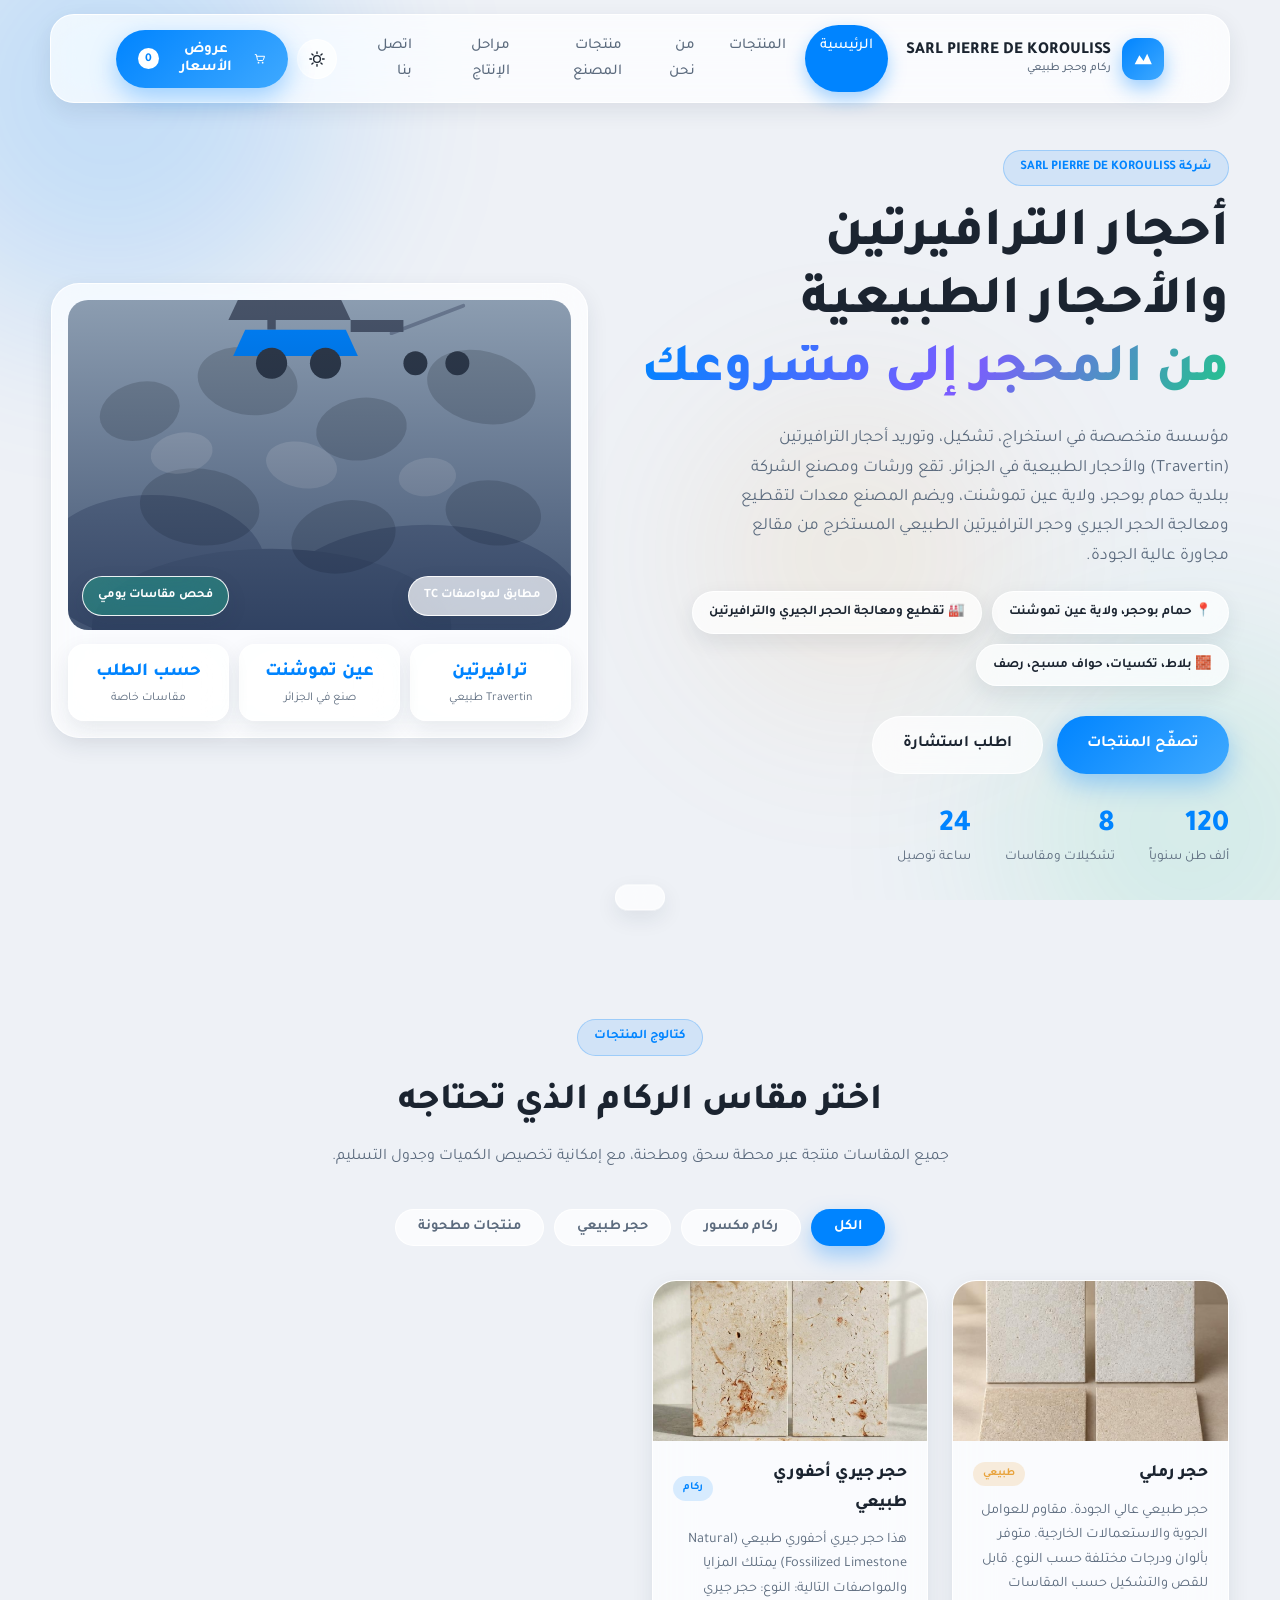
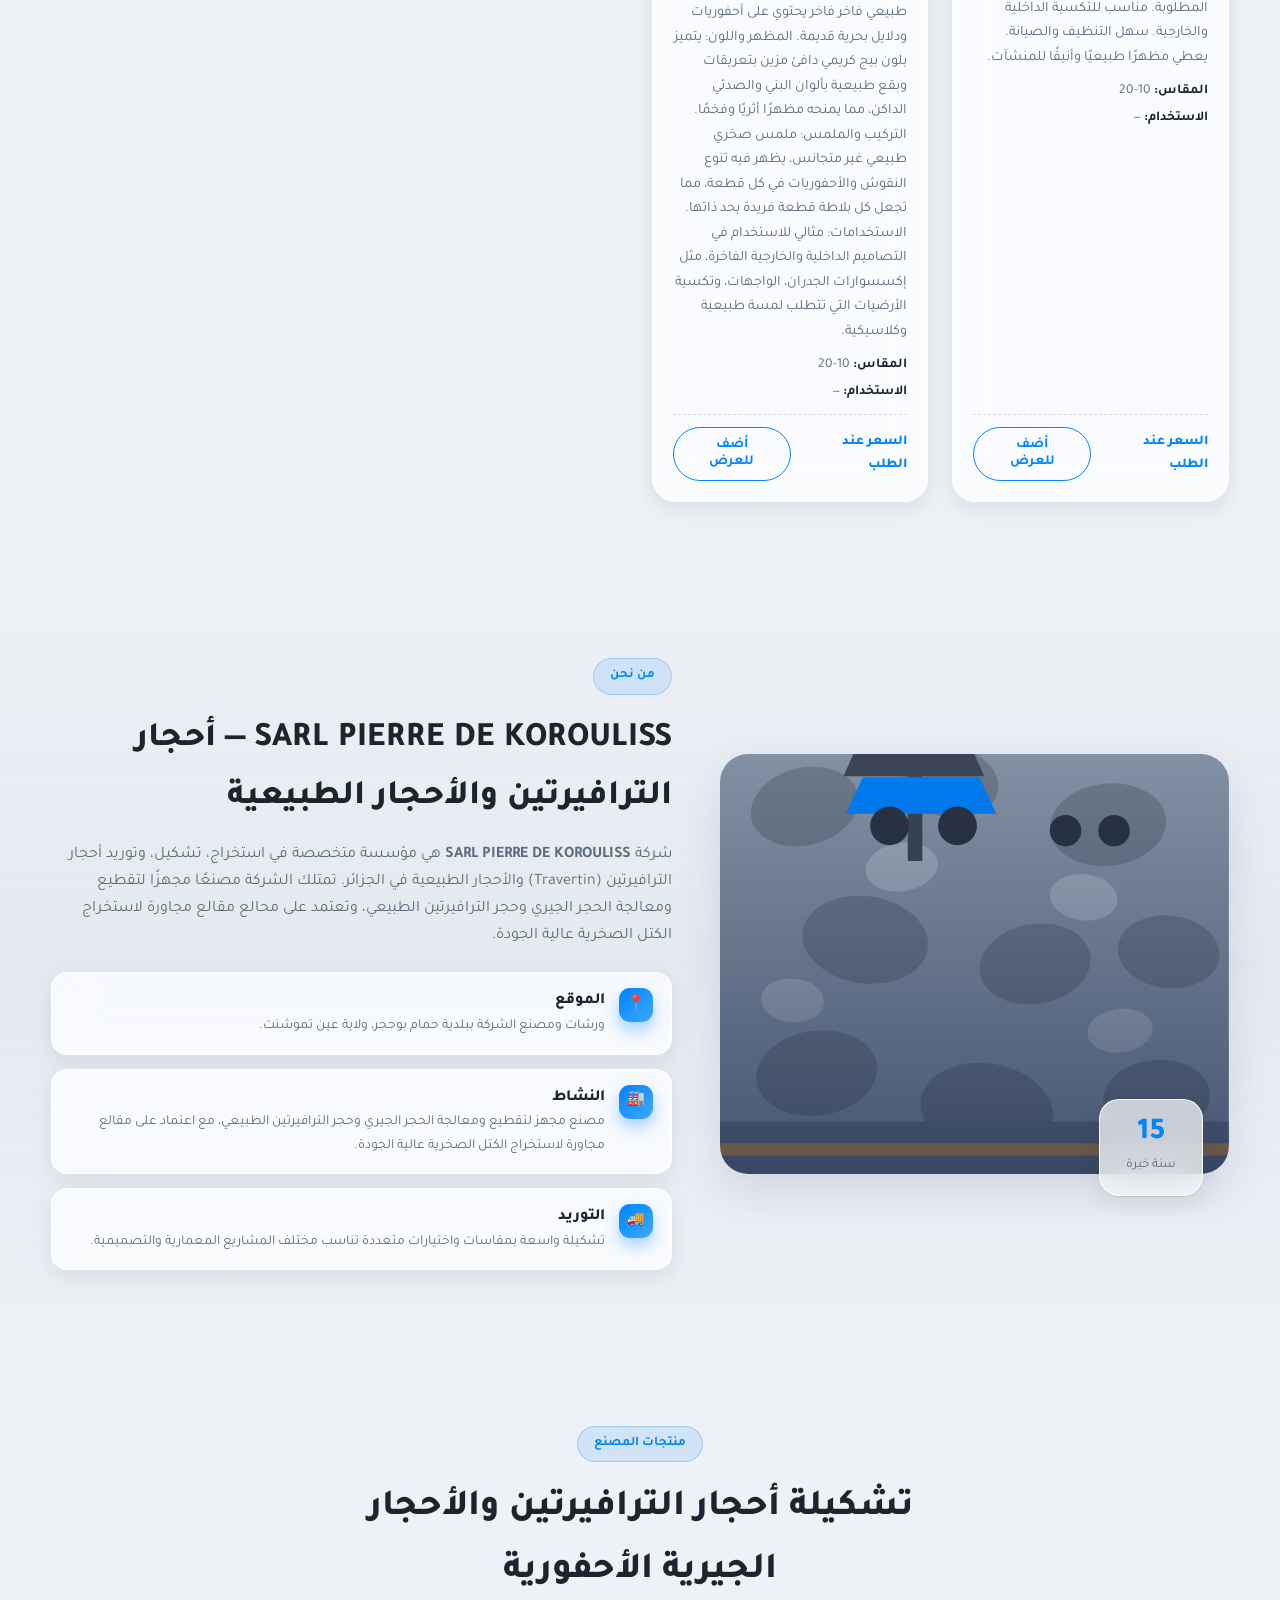
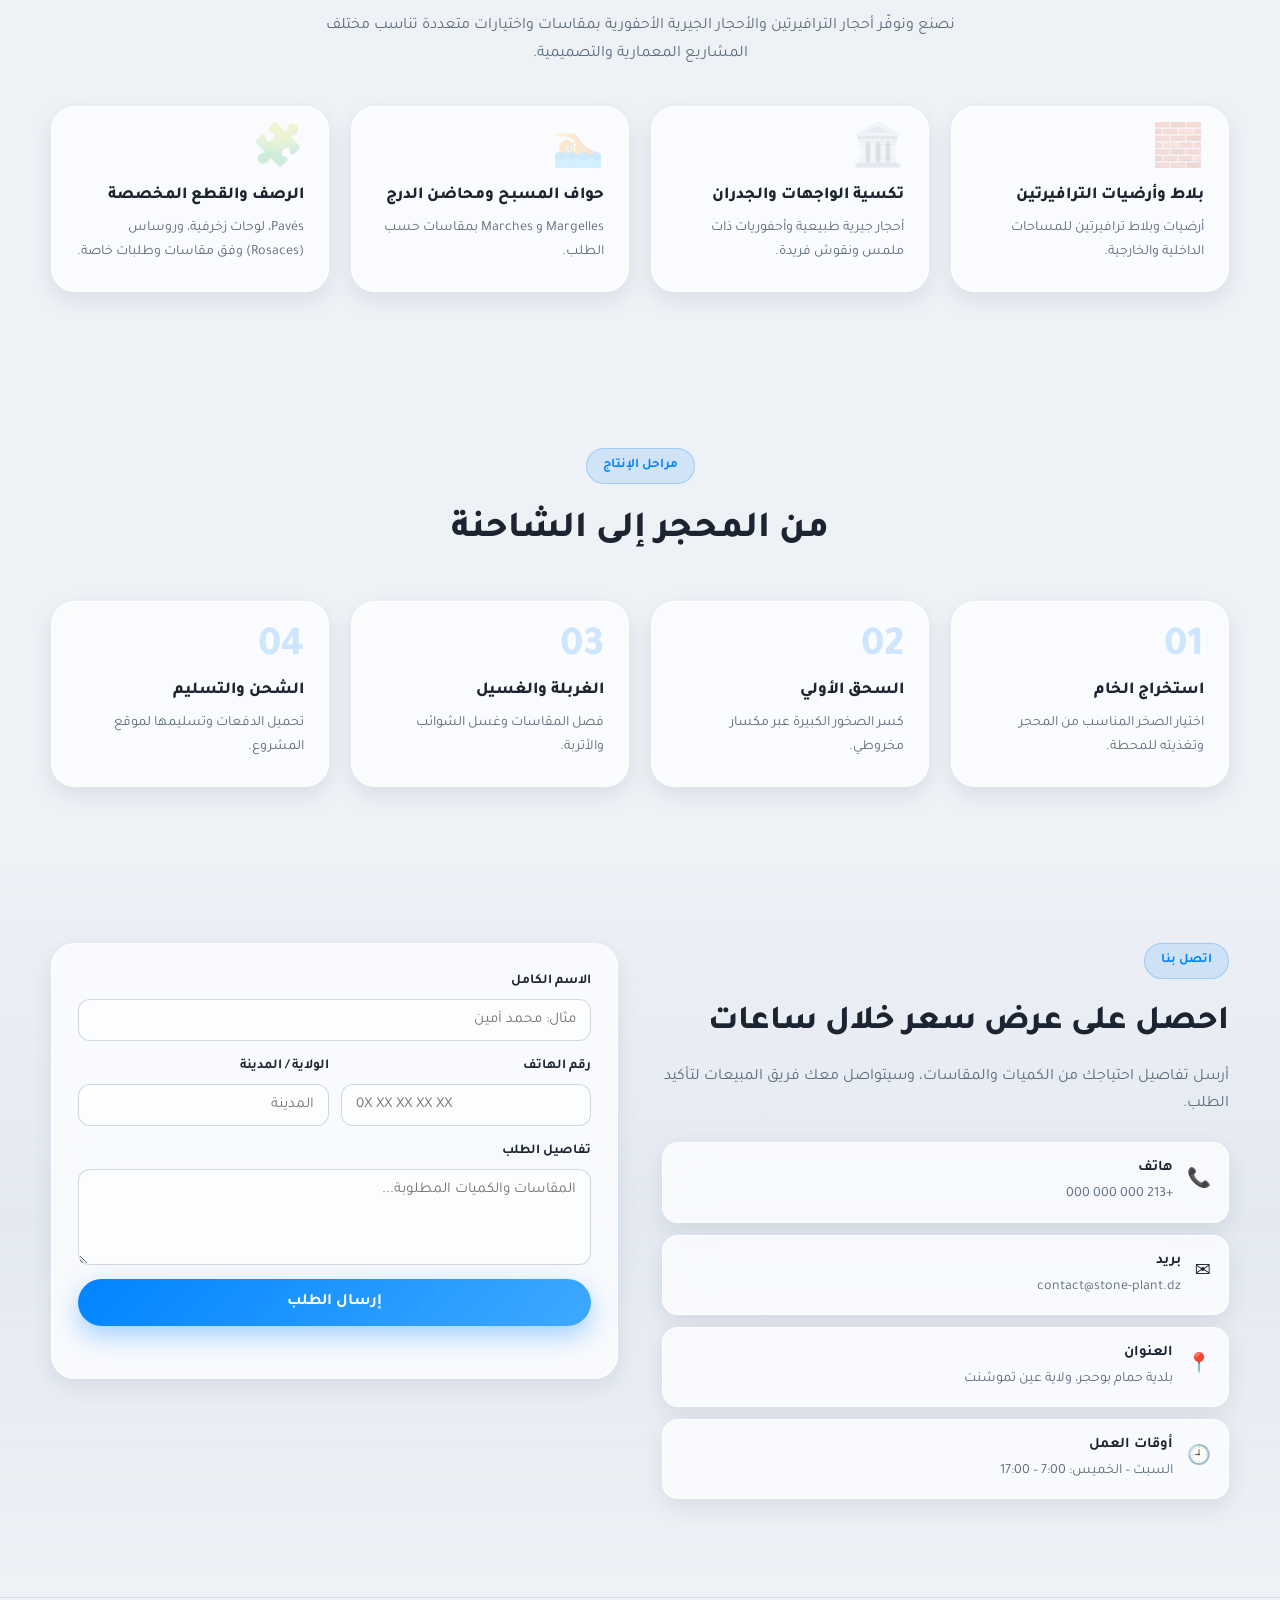
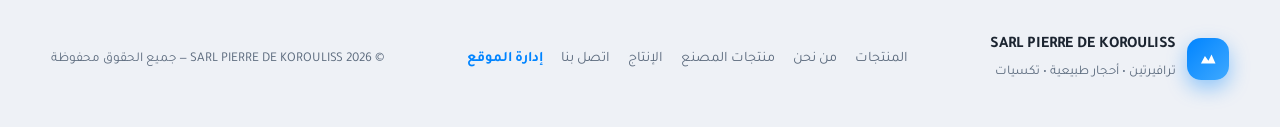
<file: index.html>
<!DOCTYPE html>
<html lang="ar" dir="rtl">
<head>
<meta charset="UTF-8">
<meta name="viewport" content="width=device-width, initial-scale=1.0">
<title>SARL PIERRE DE KOROULISS | ركامات وحصى عالي الجودة</title>
<meta name="description" content="معمل صخور ومحطات سحق - ركامات مكسورة بمقاسات 0-40 مم، حجر طبيعي، ومسحوق الحجر. توصيل وكميات لأعمال البناء والمدني.">
<link rel="preconnect" href="https://fonts.googleapis.com">
<link rel="preconnect" href="https://fonts.gstatic.com" crossorigin>
<link href="https://fonts.googleapis.com/css2?family=Tajawal:wght@300;400;500;700;800&display=swap" rel="stylesheet">
<link rel="stylesheet" href="css/style.css">
<link rel="icon" href="data:image/svg+xml,<svg xmlns='http://www.w3.org/2000/svg' viewBox='0 0 100 100'><rect width='100' height='100' rx='24' fill='%230084FF'/><path d='M22 66 L38 40 L52 58 L64 34 L78 66 Z' fill='white'/></svg>">
</head>
<body>

<div class="bg-orbs" aria-hidden="true">
  <span class="orb orb-1"></span>
  <span class="orb orb-2"></span>
  <span class="orb orb-3"></span>
</div>

<header class="nav glass" id="nav">
  <div class="container nav-inner">
    <a href="#home" class="brand">
      <span class="brand-mark">
        <svg viewBox="0 0 100 100" width="26" height="26" aria-hidden="true"><path d="M18 70 L36 36 L52 58 L66 30 L84 70 Z" fill="currentColor"/></svg>
      </span>
      <span class="brand-text">SARL PIERRE DE KOROULISS<small>ركام وحجر طبيعي</small></span>
    </a>

    <nav class="nav-links" id="navLinks">
      <a href="#home" class="active">الرئيسية</a>
      <a href="#products">المنتجات</a>
      <a href="#about">من نحن</a>
      <a href="#factory">منتجات المصنع</a>
      <a href="#process">مراحل الإنتاج</a>
      <a href="#contact">اتصل بنا</a>
    </nav>

    <div class="nav-actions">
      <button class="icon-btn" id="themeToggle" title="الوضع الليلي" aria-label="تبديل المظهر">
        <svg class="ic-sun" viewBox="0 0 24 24" width="18" height="18"><circle cx="12" cy="12" r="4.5" fill="none" stroke="currentColor" stroke-width="1.8"/><g stroke="currentColor" stroke-width="1.8" stroke-linecap="round"><path d="M12 2.5v2.2M12 19.3v2.2M2.5 12h2.2M19.3 12h2.2M5.2 5.2l1.6 1.6M17.2 17.2l1.6 1.6M18.8 5.2l-1.6 1.6M6.8 17.2l-1.6 1.6"/></g></svg>
        <svg class="ic-moon" viewBox="0 0 24 24" width="18" height="18"><path d="M20 14.5A8.2 8.2 0 0 1 9.5 4 8.5 8.5 0 1 0 20 14.5Z" fill="none" stroke="currentColor" stroke-width="1.8" stroke-linejoin="round"/></svg>
      </button>

      <button class="btn btn-primary btn-quote" id="openQuote">
        <svg viewBox="0 0 24 24" width="17" height="17"><path d="M4 5h2.2l1.9 9.4a1.6 1.6 0 0 0 1.6 1.3h7.4a1.6 1.6 0 0 0 1.6-1.2L21 8H7" fill="none" stroke="currentColor" stroke-width="1.8" stroke-linecap="round" stroke-linejoin="round"/><circle cx="10" cy="19.5" r="1.6" fill="currentColor"/><circle cx="17.5" cy="19.5" r="1.6" fill="currentColor"/></svg>
        <span class="label">عروض الأسعار</span> <span class="badge" id="quoteCount">0</span>
      </button>

      <button class="icon-btn burger" id="burger" aria-label="القائمة">
        <svg viewBox="0 0 24 24" width="20" height="20"><path d="M4 7h16M4 12h16M4 17h16" stroke="currentColor" stroke-width="1.8" stroke-linecap="round"/></svg>
      </button>
    </div>
  </div>
</header>

<main>

<section class="hero" id="home">
  <div class="container hero-grid">
    <div class="hero-copy reveal">
      <span class="chip">شركة SARL PIERRE DE KOROULISS</span>
      <h1>أحجار الترافيرتين والأحجار الطبيعية<br><span class="grad-text">من المحجر إلى مشروعك</span></h1>
      <p class="lead">مؤسسة متخصصة في استخراج، تشكيل، وتوريد أحجار الترافيرتين (Travertin) والأحجار الطبيعية في الجزائر. تقع ورشات ومصنع الشركة ببلدية حمام بوحجر، ولاية عين تموشنت، ويضم المصنع معدات لتقطيع ومعالجة الحجر الجيري وحجر الترافيرتين الطبيعي المستخرج من مقالع مجاورة عالية الجودة.</p>
      <div class="hero-facts">
        <span class="glass">📍 حمام بوحجر، ولاية عين تموشنت</span>
        <span class="glass">🏭 تقطيع ومعالجة الحجر الجيري والترافيرتين</span>
        <span class="glass">🧱 بلاط، تكسيات، حواف مسبح، رصف</span>
      </div>
      <div class="hero-cta">
        <a href="#products" class="btn btn-primary btn-lg">تصفّح المنتجات</a>
        <a href="#contact" class="btn btn-ghost btn-lg">اطلب استشارة</a>
      </div>
      <div class="hero-stats">
        <div><strong data-count="120">0</strong><span>ألف طن سنوياً</span></div>
        <div><strong data-count="8">0</strong><span>تشكيلات ومقاسات</span></div>
        <div><strong data-count="24">0</strong><span>ساعة توصيل</span></div>
      </div>
    </div>

    <div class="hero-visual reveal">
      <div class="hero-card glass">
        <div class="hero-photo" id="heroPhoto">
          <div class="hero-photo-overlay">
            <span class="glass pill">مطابق لمواصفات TC</span>
            <span class="glass pill pill-2">فحص مقاسات يومي</span>
          </div>
        </div>
        <div class="hero-mini-grid">
          <div class="mini glass"><strong>ترافيرتين</strong><span>Travertin طبيعي</span></div>
          <div class="mini glass"><strong>عين تموشنت</strong><span>صنع في الجزائر</span></div>
          <div class="mini glass"><strong>حسب الطلب</strong><span>مقاسات خاصة</span></div>
        </div>
      </div>
    </div>
  </div>
</section>

<section class="section" id="products">
  <div class="container">
    <div class="section-head reveal">
      <span class="chip">كتالوج المنتجات</span>
      <h2>اختر مقاس الركام الذي تحتاجه</h2>
      <p>جميع المقاسات منتجة عبر محطة سحق ومطحنة، مع إمكانية تخصيص الكميات وجدول التسليم.</p>
    </div>

    <div class="filters reveal" id="filters">
      <button class="filter-btn active" data-filter="all">الكل</button>
      <button class="filter-btn" data-filter="crush">ركام مكسور</button>
      <button class="filter-btn" data-filter="natural">حجر طبيعي</button>
      <button class="filter-btn" data-filter="powder">منتجات مطحونة</button>
    </div>

    <div class="grid" id="productGrid"></div>
    <p class="empty-state glass" id="emptyState" hidden>لا توجد منتجات حالياً — يمكن إضافتها من <a href="admin.html">صفحة الإدارة</a>.</p>
  </div>
</section>

<section class="section section-alt" id="about">
  <div class="container about-grid">
    <div class="about-media reveal">
      <div class="about-photo"></div>
      <div class="about-badge glass"><strong data-count="15">0</strong><span>سنة خبرة</span></div>
    </div>
    <div class="about-copy reveal">
      <span class="chip">من نحن</span>
      <h2>SARL PIERRE DE KOROULISS — أحجار الترافيرتين والأحجار الطبيعية</h2>
      <p>شركة <b>SARL PIERRE DE KOROULISS</b> هي مؤسسة متخصصة في استخراج، تشكيل، وتوريد أحجار الترافيرتين (Travertin) والأحجار الطبيعية في الجزائر. تمتلك الشركة مصنعًا مجهزًا لتقطيع ومعالجة الحجر الجيري وحجر الترافيرتين الطبيعي، وتعتمد على محالع مقالع مجاورة لاستخراج الكتل الصخرية عالية الجودة.</p>
      <div class="feature-list">
        <div class="feature glass"><span class="f-ic">📍</span><div><h4>الموقع</h4><p>ورشات ومصنع الشركة ببلدية حمام بوحجر، ولاية عين تموشنت.</p></div></div>
        <div class="feature glass"><span class="f-ic">🏭</span><div><h4>النشاط</h4><p>مصنع مجهز لتقطيع ومعالجة الحجر الجيري وحجر الترافيرتين الطبيعي، مع اعتماد على مقالع مجاورة لاستخراج الكتل الصخرية عالية الجودة.</p></div></div>
        <div class="feature glass"><span class="f-ic">🚚</span><div><h4>التوريد</h4><p>تشكيلة واسعة بمقاسات واختيارات متعددة تناسب مختلف المشاريع المعمارية والتصميمية.</p></div></div>
      </div>
    </div>
  </div>
</section>

<section class="section" id="factory">
  <div class="container">
    <div class="section-head reveal">
      <span class="chip">منتجات المصنع</span>
      <h2>تشكيلة أحجار الترافيرتين والأحجار الجيرية الأحفورية</h2>
      <p>نصنع ونوفّر أحجار الترافيرتين والأحجار الجيرية الأحفورية بمقاسات واختيارات متعددة تناسب مختلف المشاريع المعمارية والتصميمية.</p>
    </div>
    <div class="steps">
      <div class="step glass reveal"><span class="step-num">🧱</span><h3>بلاط وأرضيات الترافيرتين</h3><p>أرضيات وبلاط ترافيرتين للمساحات الداخلية والخارجية.</p></div>
      <div class="step glass reveal"><span class="step-num">🏛️</span><h3>تكسية الواجهات والجدران</h3><p>أحجار جيرية طبيعية وأحفوريات ذات ملمس ونقوش فريدة.</p></div>
      <div class="step glass reveal"><span class="step-num">🏊</span><h3>حواف المسبح ومحاضن الدرج</h3><p>Margelles و Marches بمقاسات حسب الطلب.</p></div>
      <div class="step glass reveal"><span class="step-num">🧩</span><h3>الرصف والقطع المخصصة</h3><p>Pavés، لوحات زخرفية، وروساس (Rosaces) وفق مقاسات وطلبات خاصة.</p></div>
    </div>
  </div>
</section>

<section class="section" id="process">
  <div class="container">
    <div class="section-head reveal">
      <span class="chip">مراحل الإنتاج</span>
      <h2>من المحجر إلى الشاحنة</h2>
    </div>
    <div class="steps">
      <div class="step glass reveal"><span class="step-num">01</span><h3>استخراج الخام</h3><p>اختيار الصخر المناسب من المحجر وتغذيته للمحطة.</p></div>
      <div class="step glass reveal"><span class="step-num">02</span><h3>السحق الأولي</h3><p>كسر الصخور الكبيرة عبر مكسار مخروطي.</p></div>
      <div class="step glass reveal"><span class="step-num">03</span><h3>الغربلة والغسيل</h3><p>فصل المقاسات وغسل الشوائب والأتربة.</p></div>
      <div class="step glass reveal"><span class="step-num">04</span><h3>الشحن والتسليم</h3><p>تحميل الدفعات وتسليمها لموقع المشروع.</p></div>
    </div>
  </div>
</section>

<section class="section section-alt" id="contact">
  <div class="container contact-grid">
    <div class="contact-info reveal">
      <span class="chip">اتصل بنا</span>
      <h2>احصل على عرض سعر خلال ساعات</h2>
      <p>أرسل تفاصيل احتياجك من الكميات والمقاسات، وسيتواصل معك فريق المبيعات لتأكيد الطلب.</p>
      <ul class="contact-list">
        <li class="glass"><span>📞</span><div><b>هاتف</b><a href="tel:+213000000000">+213 000 000 000</a></div></li>
        <li class="glass"><span>✉️</span><div><b>بريد</b><a href="mailto:contact@stone-plant.dz">contact@stone-plant.dz</a></div></li>
        <li class="glass"><span>📍</span><div><b>العنوان</b><small>بلدية حمام بوحجر، ولاية عين تموشنت</small></div></li>
        <li class="glass"><span>🕘</span><div><b>أوقات العمل</b><small>السبت – الخميس: 7:00 – 17:00</small></div></li>
      </ul>
    </div>

    <form class="contact-form glass reveal" id="contactForm" novalidate>
      <div class="field"><label for="cname">الاسم الكامل</label><input id="cname" type="text" required placeholder="مثال: محمد أمين"></div>
      <div class="field-row">
        <div class="field"><label for="cphone">رقم الهاتف</label><input id="cphone" type="tel" required placeholder="0X XX XX XX XX"></div>
        <div class="field"><label for="ccity">الولاية / المدينة</label><input id="ccity" type="text" placeholder="المدينة"></div>
      </div>
      <div class="field"><label for="cmsg">تفاصيل الطلب</label><textarea id="cmsg" rows="4" placeholder="المقاسات والكميات المطلوبة..."></textarea></div>
      <button type="submit" class="btn btn-primary btn-lg btn-block">إرسال الطلب</button>
      <p class="form-note" id="formNote" role="status"></p>
    </form>
  </div>
</section>

</main>

<footer class="footer">
  <div class="container footer-inner">
    <div class="foot-brand">
      <span class="brand-mark"><svg viewBox="0 0 100 100" width="22" height="22"><path d="M18 70 L36 36 L52 58 L66 30 L84 70 Z" fill="currentColor"/></svg></span>
      <div><b>SARL PIERRE DE KOROULISS</b><small>ترافيرتين • أحجار طبيعية • تكسيات</small></div>
    </div>
    <nav class="foot-links"><a href="#products">المنتجات</a><a href="#about">من نحن</a><a href="#factory">منتجات المصنع</a><a href="#process">الإنتاج</a><a href="#contact">اتصل بنا</a><a href="admin.html" class="admin-link">إدارة الموقع</a></nav>
    <p class="copy">© <span id="year"></span> SARL PIERRE DE KOROULISS — جميع الحقوق محفوظة</p>
  </div>
</footer>

<div class="drawer-backdrop" id="backdrop"></div>

<aside class="drawer glass" id="quoteDrawer" aria-label="سلة عروض الأسعار">
  <div class="drawer-head">
    <h3>سلة عروض الأسعار</h3>
    <button class="icon-btn" id="closeQuote" aria-label="إغلاق">✕</button>
  </div>
  <div class="drawer-body" id="quoteItems">
    <div class="empty" id="quoteEmpty">
      <span>🛒</span>
      <p>السلة فارغة<br><small>أضف المنتجات من الكتالوج لطلب عرض سعر</small></p>
    </div>
  </div>
  <div class="drawer-foot">
    <div class="field-row">
      <div class="field"><input id="qName" type="text" placeholder="الاسم *"></div>
      <div class="field"><input id="qPhone" type="tel" placeholder="الهاتف *"></div>
    </div>
    <button class="btn btn-primary btn-lg btn-block" id="sendQuote">إرسال طلب عرض السعر</button>
    <p class="form-note" id="quoteNote" role="status"></p>
  </div>
</aside>

<div class="modal-backdrop" id="modalBackdrop">
  <div class="modal glass" role="dialog" aria-modal="true" aria-label="تفاصيل المنتج">
    <button class="icon-btn modal-close" id="modalClose" aria-label="إغلاق">✕</button>
    <div id="modalContent"></div>
  </div>
</div>

<div class="toast glass" id="toast"></div>

<script src="js/products.js"></script>
<script src="js/main.js"></script>
</body>
</html>
</file>
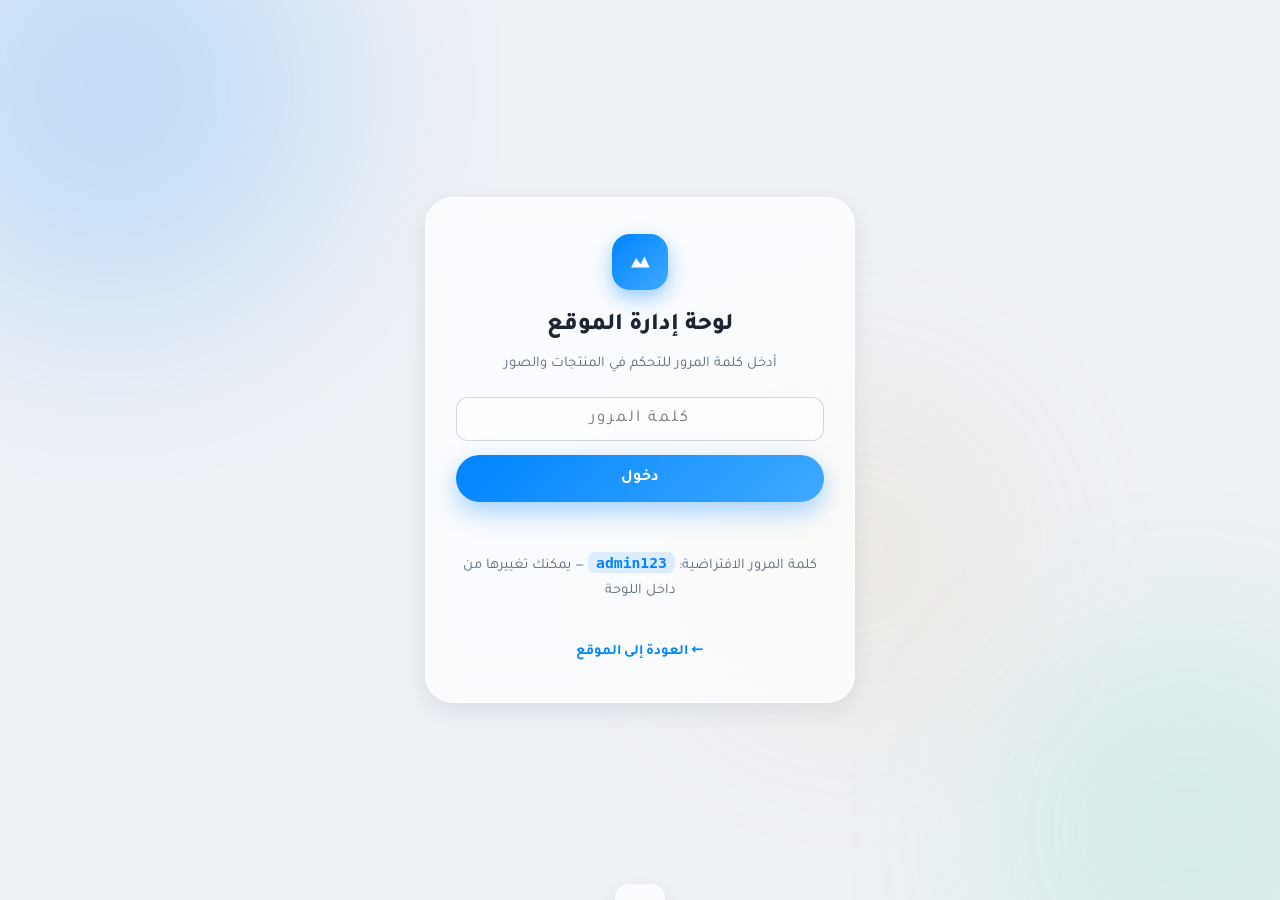
<file: admin.html>
<!DOCTYPE html>
<html lang="ar" dir="rtl">
<head>
<meta charset="UTF-8">
<meta name="viewport" content="width=device-width, initial-scale=1.0">
<title>لوحة إدارة الموقع | SARL PIERRE DE KOROULISS</title>
<meta name="robots" content="noindex">
<link rel="preconnect" href="https://fonts.googleapis.com">
<link rel="preconnect" href="https://fonts.gstatic.com" crossorigin>
<link href="https://fonts.googleapis.com/css2?family=Tajawal:wght@300;400;500;700;800&display=swap" rel="stylesheet">
<link rel="stylesheet" href="css/style.css">
<link rel="stylesheet" href="css/admin.css">
<link rel="icon" href="data:image/svg+xml,<svg xmlns='http://www.w3.org/2000/svg' viewBox='0 0 100 100'><rect width='100' height='100' rx='24' fill='%230084FF'/><path d='M22 66 L38 40 L52 58 L64 34 L78 66 Z' fill='white'/></svg>">
</head>
<body>

<div class="bg-orbs" aria-hidden="true">
  <span class="orb orb-1"></span>
  <span class="orb orb-2"></span>
  <span class="orb orb-3"></span>
</div>

<div class="login-wrap" id="loginView">
  <form class="login-card glass" id="loginForm" novalidate>
    <span class="brand-mark login-mark">
      <svg viewBox="0 0 100 100" width="28" height="28"><path d="M18 70 L36 36 L52 58 L66 30 L84 70 Z" fill="currentColor"/></svg>
    </span>
    <h1>لوحة إدارة الموقع</h1>
    <p>أدخل كلمة المرور للتحكم في المنتجات والصور</p>
    <div class="field">
      <input id="passInput" type="password" placeholder="كلمة المرور" autocomplete="current-password" required>
    </div>
    <button type="submit" class="btn btn-primary btn-lg btn-block">دخول</button>
    <p class="form-note" id="loginNote" role="status"></p>
    <p class="login-hint">كلمة المرور الافتراضية: <code>admin123</code> — يمكنك تغييرها من داخل اللوحة</p>
    <a class="back-link" href="index.html">← العودة إلى الموقع</a>
  </form>
</div>

<div id="adminView" hidden>
  <header class="nav glass admin-nav">
    <div class="container nav-inner">
      <a href="index.html" class="btn btn-ghost">← عرض الموقع</a>
      <b class="admin-title">إدارة المنتجات</b>
      <div class="nav-actions">
        <span class="stat-pill glass">المنتجات: <b id="statCount">0</b></span>
        <button class="icon-btn" id="themeToggle" title="الوضع الليلي" aria-label="تبديل المظهر">
          <svg class="ic-sun" viewBox="0 0 24 24" width="18" height="18"><circle cx="12" cy="12" r="4.5" fill="none" stroke="currentColor" stroke-width="1.8"/><g stroke="currentColor" stroke-width="1.8" stroke-linecap="round"><path d="M12 2.5v2.2M12 19.3v2.2M2.5 12h2.2M19.3 12h2.2M5.2 5.2l1.6 1.6M17.2 17.2l1.6 1.6M18.8 5.2l-1.6 1.6M6.8 17.2l-1.6 1.6"/></g></svg>
          <svg class="ic-moon" viewBox="0 0 24 24" width="18" height="18"><path d="M20 14.5A8.2 8.2 0 0 1 9.5 4 8.5 8.5 0 1 0 20 14.5Z" fill="none" stroke="currentColor" stroke-width="1.8" stroke-linejoin="round"/></svg>
        </button>
        <button class="btn btn-outline" id="logoutBtn">خروج</button>
      </div>
    </div>
  </header>

  <main class="container admin-main">

    <section class="panel glass">
      <div class="panel-head">
        <h2 id="formTitle">إضافة منتج جديد</h2>
        <button type="button" class="btn btn-ghost" id="cancelEdit" hidden>إلغاء التعديل</button>
      </div>

      <form id="productForm" class="p-form" novalidate>
        <input type="hidden" id="fId">
        <div class="field-row">
          <div class="field"><label for="fName">اسم المنتج *</label><input id="fName" type="text" placeholder="مثال: ركام 10-20 مم" required></div>
          <div class="field"><label for="fCat">القسم</label>
            <select id="fCat">
              <option value="crush">ركام مكسور</option>
              <option value="natural">حجر طبيعي</option>
              <option value="powder">منتجات مطحونة</option>
            </select>
          </div>
        </div>

        <div class="field"><label for="fDesc">الوصف</label><textarea id="fDesc" rows="2" placeholder="وصف مختصر للمنتج..."></textarea></div>

        <div class="field-row three">
          <div class="field"><label for="fSize">المقاس</label><input id="fSize" type="text" placeholder="10 – 20 مم"></div>
          <div class="field"><label for="fUse">الاستخدام</label><input id="fUse" type="text" placeholder="خرسانة مسلحة"></div>
          <div class="field"><label for="fPrice">السعر</label><input id="fPrice" type="text" placeholder="السعر عند الطلب"></div>
        </div>

        <div class="field">
          <label>صورة المنتج (اختياري)</label>
          <label class="file-box" for="fImage"><span id="fileLabel">📷 اختر صورة من جهازك — JPG أو PNG</span></label>
          <input id="fImage" type="file" accept="image/*" hidden>
          <div class="img-preview" id="imgPreview" hidden>
            <img id="previewImg" alt="معاينة">
            <button type="button" class="btn btn-outline" id="removeImg">إزالة الصورة</button>
          </div>
        </div>

        <button type="submit" class="btn btn-primary btn-lg" id="submitBtn">إضافة المنتج</button>
        <p class="form-note" id="formNote" role="status"></p>
      </form>
    </section>

    <section class="admin-toolbar">
      <h2>المنتجات <span class="count-badge" id="countLabel">0</span></h2>
      <div class="tool-actions">
        <button class="btn btn-ghost" id="changePassBtn">🔒 تغيير كلمة المرور</button>
        <button class="btn btn-ghost ghost-danger" id="removeDefaultsBtn">حذف المنتجات الأصلية</button>
        <button class="btn btn-ghost ghost-danger" id="clearBtn">حذف الكل</button>
      </div>
    </section>

    <section class="admin-grid" id="adminGrid"></section>
    <p class="empty-state glass" id="adminEmpty" hidden>لا توجد منتجات — أضف أول منتج من النموذج أعلاه.</p>

    <p class="storage-note">* التعديلات تُحفظ في هذا المتصفح وتظهر مباشرة في الموقع. عند الرفع على GitHub تُحفظ نسخة الموقع ثابتة، لذا لحفظ التغييرات دائماً اضغط «تصدير المنتجات» واستبدل ملف <code>js/products.js</code>.</p>
    <button class="btn btn-ghost" id="exportBtn">تصدير المنتجات (products.js)</button>
  </main>
</div>

<div class="toast glass" id="toast"></div>

<script src="js/products.js"></script>
<script src="js/admin.js"></script>
</body>
</html>
</file>
<file: css/style.css>
:root{
  --blue:#0084FF;
  --blue-2:#3FA9FF;
  --gold:#E8A33D;
  --green:#22C58B;
  --bg:#EEF1F6;
  --bg-2:#E4E9F1;
  --text:#1B2430;
  --muted:#5C6B7E;
  --glass:rgba(255,255,255,.72);
  --glass-brd:rgba(255,255,255,.9);
  --card:#ffffff;
  --shadow:0 18px 44px rgba(24,40,70,.12);
  --shadow-sm:0 8px 22px rgba(24,40,70,.09);
  --r-lg:24px;
  --r-md:16px;
  --r-sm:12px;
  --ring:0 0 0 4px rgba(0,132,255,.18);
}

html[data-theme="dark"]{
  --bg:#15181D;
  --bg-2:#11141A;
  --text:#E9EEF5;
  --muted:#98A6B8;
  --glass:rgba(38,43,52,.66);
  --glass-brd:rgba(255,255,255,.10);
  --card:#1E232B;
  --shadow:0 18px 44px rgba(0,0,0,.45);
  --shadow-sm:0 8px 22px rgba(0,0,0,.35);
}

*{box-sizing:border-box;margin:0;padding:0}
[hidden]{display:none!important}
html{scroll-behavior:smooth}
body{
  font-family:'Tajawal',system-ui,"Segoe UI",sans-serif;
  background:var(--bg);
  color:var(--text);
  line-height:1.7;
  overflow-x:hidden;
  transition:background .4s,color .4s;
}
a{color:inherit;text-decoration:none}
img{max-width:100%;display:block}
button,input,textarea{font-family:inherit}
.container{width:min(1180px,92%);margin-inline:auto}

.bg-orbs{position:fixed;inset:0;z-index:-1;overflow:hidden}
.orb{position:absolute;border-radius:50%;filter:blur(90px);opacity:.5}
.orb-1{width:460px;height:460px;background:rgba(0,132,255,.35);top:-140px;left:-120px;animation:float 16s ease-in-out infinite}
.orb-2{width:380px;height:380px;background:rgba(34,197,139,.25);bottom:-120px;right:-100px;animation:float 20s ease-in-out infinite reverse}
.orb-3{width:300px;height:300px;background:rgba(232,163,61,.22);top:45%;left:55%;animation:float 24s ease-in-out infinite}
@keyframes float{0%,100%{transform:translate(0,0)}50%{transform:translate(40px,-40px)}}

.glass{
  background:var(--glass);
  backdrop-filter:blur(22px) saturate(160%);
  -webkit-backdrop-filter:blur(22px) saturate(160%);
  border:1px solid var(--glass-brd);
  box-shadow:var(--shadow-sm);
}

.btn{
  display:inline-flex;align-items:center;justify-content:center;gap:8px;
  border:none;cursor:pointer;border-radius:999px;
  font-weight:700;font-size:.95rem;padding:11px 22px;
  transition:transform .25s cubic-bezier(.2,.9,.3,1.4),box-shadow .25s,background .25s,color .25s;
}
.btn:active{transform:scale(.96)}
.btn-primary{background:linear-gradient(135deg,var(--blue),var(--blue-2));color:#fff;box-shadow:0 10px 26px rgba(0,132,255,.35)}
.btn-primary:hover{transform:translateY(-2px);box-shadow:0 16px 34px rgba(0,132,255,.45)}
.btn-ghost{background:var(--glass);border:1px solid var(--glass-brd);color:var(--text);backdrop-filter:blur(14px)}
.btn-ghost:hover{transform:translateY(-2px);border-color:var(--blue);color:var(--blue)}
.btn-outline{background:transparent;border:1.5px solid var(--blue);color:var(--blue);padding:9px 18px;font-size:.88rem}
.btn-outline:hover{background:var(--blue);color:#fff;transform:translateY(-2px)}
.btn-lg{padding:14px 30px;font-size:1rem}
.btn-block{width:100%}
.icon-btn{
  width:40px;height:40px;border-radius:50%;border:1px solid var(--glass-brd);
  background:var(--glass);color:var(--text);cursor:pointer;
  display:grid;place-items:center;transition:.25s;flex:none;
}
.icon-btn:hover{border-color:var(--blue);color:var(--blue);transform:translateY(-2px)}

.chip{
  display:inline-block;padding:6px 16px;border-radius:999px;font-size:.82rem;font-weight:700;
  background:rgba(0,132,255,.12);color:var(--blue);border:1px solid rgba(0,132,255,.25);
  margin-bottom:16px;
}
.grad-text{background:linear-gradient(120deg,var(--blue),#7C5CFF 55%,var(--green));-webkit-background-clip:text;background-clip:text;color:transparent}

.nav{position:fixed;top:14px;left:0;right:0;z-index:60;border-radius:var(--r-lg);width:min(1180px,94%);margin-inline:auto;transition:top .3s,box-shadow .3s}
.nav-inner{display:flex;align-items:center;gap:18px;padding:10px 18px}
.brand{display:flex;align-items:center;gap:11px}
.brand-mark{width:42px;height:42px;border-radius:14px;background:linear-gradient(135deg,var(--blue),var(--blue-2));color:#fff;display:grid;place-items:center;box-shadow:0 8px 20px rgba(0,132,255,.4)}
.brand-text{font-weight:800;font-size:clamp(.85rem,1.5vw,1.05rem);line-height:1.25;display:flex;flex-direction:column;white-space:nowrap}
.brand-text small{font-weight:500;font-size:.72rem;color:var(--muted)}
.nav-links{display:flex;gap:4px;margin-inline-start:auto}
.nav-links a{padding:8px 15px;border-radius:999px;font-weight:500;font-size:.94rem;color:var(--muted);transition:.25s}
.nav-links a:hover{color:var(--text);background:rgba(0,132,255,.1)}
.nav-links a.active{color:#fff;background:var(--blue);box-shadow:0 8px 18px rgba(0,132,255,.35)}
.nav-actions{display:flex;align-items:center;gap:9px}
.btn-quote .badge{background:#fff;color:var(--blue);border-radius:999px;min-width:21px;height:21px;display:grid;place-items:center;font-size:.75rem;padding:0 5px}
.burger{display:none}
.ic-moon{display:none}
html[data-theme="dark"] .ic-sun{display:none}
html[data-theme="dark"] .ic-moon{display:block}

.hero{padding:150px 0 70px;position:relative}
.hero-grid{display:grid;grid-template-columns:1.05fr .95fr;gap:48px;align-items:center}
.hero h1{font-size:clamp(2rem,4.4vw,3.4rem);line-height:1.25;font-weight:800;margin-bottom:18px}
.lead{color:var(--muted);font-size:1.08rem;max-width:52ch}
.hero-cta{display:flex;gap:14px;flex-wrap:wrap;margin:30px 0 34px}
.hero-facts{display:flex;gap:10px;flex-wrap:wrap;margin-top:20px}
.hero-facts span{padding:9px 16px;border-radius:999px;font-size:.83rem;font-weight:700;color:var(--text);box-shadow:var(--shadow-sm)}
.hero-stats{display:flex;gap:34px;flex-wrap:wrap}
.hero-stats strong{font-size:1.9rem;font-weight:800;color:var(--blue);display:block;line-height:1.2}
.hero-stats span{font-size:.85rem;color:var(--muted)}

.hero-card{border-radius:28px;padding:16px;position:relative}
.hero-photo{
  height:330px;border-radius:20px;position:relative;overflow:hidden;
  background:
    linear-gradient(180deg,rgba(0,40,90,.05),rgba(0,20,60,.55)),
    url("data:image/svg+xml,%3Csvg xmlns='http://www.w3.org/2000/svg' width='420' height='330'%3E%3Crect width='420' height='330' fill='%2393A3B5'/%3E%3Cg fill='%2375849A'%3E%3Cellipse cx='70' cy='250' rx='95' ry='60'/%3E%3Cellipse cx='300' cy='285' rx='130' ry='70'/%3E%3C/g%3E%3Cg fill='%236B7A90'%3E%3Cellipse cx='170' cy='300' rx='150' ry='65'/%3E%3C/g%3E%3Cg fill='%23000' fill-opacity='.16'%3E%3Cellipse cx='60' cy='120' rx='34' ry='24' transform='rotate(-16 60 120)'/%3E%3Cellipse cx='150' cy='95' rx='42' ry='28' transform='rotate(10 150 95)'/%3E%3Cellipse cx='245' cy='135' rx='38' ry='26' transform='rotate(-8 245 135)'/%3E%3Cellipse cx='345' cy='100' rx='46' ry='30' transform='rotate(14 345 100)'/%3E%3Cellipse cx='110' cy='200' rx='50' ry='32' transform='rotate(6 110 200)'/%3E%3Cellipse cx='230' cy='225' rx='44' ry='30' transform='rotate(-12 230 225)'/%3E%3Cellipse cx='355' cy='205' rx='40' ry='27' transform='rotate(8 355 205)'/%3E%3C/g%3E%3Cg fill='%23fff' fill-opacity='.22'%3E%3Cellipse cx='95' cy='155' rx='26' ry='17' transform='rotate(-10 95 155)'/%3E%3Cellipse cx='195' cy='165' rx='30' ry='19' transform='rotate(12 195 165)'/%3E%3Cellipse cx='300' cy='175' rx='24' ry='16' transform='rotate(-6 300 175)'/%3E%3C/g%3E%3Cg stroke='%2367748A' stroke-width='3' stroke-linecap='round' opacity='.85'%3E%3Cpath d='M180 40 L235 15'/%3E%3Cpath d='M270 55 L330 32'/%3E%3C/g%3E%3Cg fill='%234B5568'%3E%3Cpath d='M150 10 h70 l16 34 h-102 Z'/%3E%3Cpath d='M236 44 h44 v10 h-44 Z'/%3E%3Cpath d='M170 12 v40' stroke='%234B5568' stroke-width='7'/%3E%3C/g%3E%3Cg fill='%230084FF'%3E%3Cpath d='M148 52 h84 l10 22 h-104 Z'/%3E%3C/g%3E%3Cg fill='%23313A47'%3E%3Ccircle cx='170' cy='80' r='13'/%3E%3Ccircle cx='215' cy='80' r='13'/%3E%3Ccircle cx='290' cy='80' r='10'/%3E%3Ccircle cx='325' cy='80' r='10'/%3E%3C/g%3E%3C/svg%3E");
  background-size:cover;background-position:center;
  animation:kenburns 22s ease-in-out infinite alternate;
}
@keyframes kenburns{from{background-size:100%}to{background-size:112%}}
.hero-photo-overlay{position:absolute;inset:auto 14px 14px 14px;display:flex;gap:10px;flex-wrap:wrap}
.pill{padding:8px 15px;border-radius:999px;font-size:.8rem;font-weight:700;color:#fff}
.pill-2{margin-inline-start:auto;background:rgba(34,197,139,.35)}
.hero-mini-grid{display:grid;grid-template-columns:repeat(3,1fr);gap:10px;margin-top:14px}
.mini{border-radius:var(--r-md);padding:12px;text-align:center;display:flex;flex-direction:column}
.mini strong{font-size:1.15rem;font-weight:800;color:var(--blue)}
.mini span{font-size:.75rem;color:var(--muted)}

.section{padding:78px 0}
.section-alt{background:linear-gradient(180deg,transparent,var(--bg-2),transparent)}
.section-head{text-align:center;max-width:640px;margin:0 auto 38px}
.section-head h2{font-size:clamp(1.6rem,3vw,2.3rem);font-weight:800;margin-bottom:10px}
.section-head p{color:var(--muted)}

.filters{display:flex;gap:10px;justify-content:center;flex-wrap:wrap;margin-bottom:34px}
.filter-btn{
  padding:9px 22px;border-radius:999px;border:1px solid var(--glass-brd);
  background:var(--glass);color:var(--muted);font-weight:700;font-size:.9rem;cursor:pointer;transition:.25s;
}
.filter-btn:hover{color:var(--blue);border-color:var(--blue);transform:translateY(-2px)}
.filter-btn.active{background:var(--blue);color:#fff;border-color:transparent;box-shadow:0 10px 22px rgba(0,132,255,.35)}

.grid{display:grid;grid-template-columns:repeat(auto-fill,minmax(265px,1fr));gap:24px}
.card{cursor:pointer}
.card:focus-visible{outline:none;box-shadow:var(--ring),var(--shadow)}
.card{border-radius:var(--r-lg);overflow:hidden;display:flex;flex-direction:column;transition:transform .35s cubic-bezier(.2,.9,.3,1.2),box-shadow .35s}
.card:hover{transform:translateY(-8px);box-shadow:var(--shadow)}
.card.hide{display:none}
.card-visual{height:160px;background-size:cover;position:relative}
.card-visual::after{content:"";position:absolute;inset:0;background:linear-gradient(180deg,transparent 45%,rgba(0,0,0,.25))}
.card-img{width:100%;height:160px;object-fit:cover;display:block}
.empty-state{border-radius:var(--r-lg);padding:36px;text-align:center;color:var(--muted);font-weight:500}
.empty-state a{color:var(--blue);font-weight:700;text-decoration:underline}
.foot-links .admin-link{color:var(--blue);font-weight:700}
.card-body{padding:18px 20px 20px;display:flex;flex-direction:column;gap:10px;flex:1}
.card-top{display:flex;align-items:center;justify-content:space-between;gap:8px}
.card-top h3{font-size:1.08rem;font-weight:800}
.tag{font-size:.68rem;font-weight:700;padding:3px 10px;border-radius:999px;background:rgba(0,132,255,.14);color:var(--blue)}
.tag-gold{background:rgba(232,163,61,.18);color:var(--gold)}
.desc{color:var(--muted);font-size:.9rem}
.specs{list-style:none;display:flex;flex-direction:column;gap:4px;font-size:.85rem;color:var(--muted)}
.specs b{color:var(--text)}
.card-foot{margin-top:auto;display:flex;align-items:center;justify-content:space-between;gap:10px;padding-top:12px;border-top:1px dashed rgba(128,140,160,.3)}
.price{font-weight:800;font-size:.86rem;color:var(--blue)}
.add-btn.added{background:var(--green);border-color:var(--green);color:#fff}

.v-sand{background-color:#D9C9A8;background-image:url("data:image/svg+xml,%3Csvg xmlns='http://www.w3.org/2000/svg' width='200' height='140'%3E%3Cg fill='%23000' fill-opacity='.12'%3E%3Ccircle cx='20' cy='25' r='4'/%3E%3Ccircle cx='65' cy='15' r='3'/%3E%3Ccircle cx='110' cy='35' r='5'/%3E%3Ccircle cx='155' cy='20' r='3.5'/%3E%3Ccircle cx='40' cy='70' r='4.5'/%3E%3Ccircle cx='90' cy='85' r='3'/%3E%3Ccircle cx='135' cy='65' r='4'/%3E%3Ccircle cx='180' cy='90' r='5'/%3E%3Ccircle cx='25' cy='115' r='3.5'/%3E%3Ccircle cx='75' cy='125' r='4'/%3E%3Ccircle cx='125' cy='115' r='3'/%3E%3Ccircle cx='170' cy='130' r='4.5'/%3E%3C/g%3E%3Cg fill='%23fff' fill-opacity='.35'%3E%3Ccircle cx='45' cy='45' r='2.5'/%3E%3Ccircle cx='100' cy='60' r='2'/%3E%3Ccircle cx='150' cy='50' r='3'/%3E%3Ccircle cx='60' cy='100' r='2.5'/%3E%3Ccircle cx='145' cy='100' r='2'/%3E%3C/g%3E%3C/svg%3E")}
.v-gravel{background-color:#A8B2BE;background-image:url("data:image/svg+xml,%3Csvg xmlns='http://www.w3.org/2000/svg' width='200' height='140'%3E%3Cg fill='%23000' fill-opacity='.15'%3E%3Cellipse cx='30' cy='30' rx='17' ry='12' transform='rotate(-14 30 30)'/%3E%3Cellipse cx='85' cy='22' rx='15' ry='11' transform='rotate(9 85 22)'/%3E%3Cellipse cx='140' cy='35' rx='18' ry='13' transform='rotate(-6 140 35)'/%3E%3Cellipse cx='185' cy='20' rx='14' ry='10' transform='rotate(16 185 20)'/%3E%3Cellipse cx='55' cy='75' rx='19' ry='13' transform='rotate(7 55 75)'/%3E%3Cellipse cx='115' cy='82' rx='16' ry='12' transform='rotate(-11 115 82)'/%3E%3Cellipse cx='170' cy='75' rx='17' ry='12' transform='rotate(5 170 75)'/%3E%3Cellipse cx='25' cy='120' rx='16' ry='11' transform='rotate(-9 25 120)'/%3E%3Cellipse cx='90' cy='125' rx='18' ry='12' transform='rotate(12 90 125)'/%3E%3Cellipse cx='150' cy='118' rx='15' ry='11' transform='rotate(-4 150 118)'/%3E%3C/g%3E%3Cg fill='%23fff' fill-opacity='.26'%3E%3Cellipse cx='60' cy='45' rx='11' ry='7' transform='rotate(-10 60 45)'/%3E%3Cellipse cx='130' cy='60' rx='12' ry='8' transform='rotate(8 130 60)'/%3E%3Cellipse cx='180' cy='105' rx='10' ry='7' transform='rotate(-6 180 105)'/%3E%3Cellipse cx='45' cy='100' rx='11' ry='7' transform='rotate(14 45 100)'/%3E%3C/g%3E%3C/svg%3E")}
.v-gravel2{background-color:#98A4B3;background-image:url("data:image/svg+xml,%3Csvg xmlns='http://www.w3.org/2000/svg' width='200' height='140'%3E%3Cg fill='%23000' fill-opacity='.17'%3E%3Cellipse cx='40' cy='35' rx='24' ry='17' transform='rotate(-12 40 35)'/%3E%3Cellipse cx='110' cy='28' rx='22' ry='16' transform='rotate(8 110 28)'/%3E%3Cellipse cx='175' cy='40' rx='25' ry='17' transform='rotate(-5 175 40)'/%3E%3Cellipse cx='70' cy='95' rx='26' ry='18' transform='rotate(11 70 95)'/%3E%3Cellipse cx='145' cy='100' rx='23' ry='16' transform='rotate(-9 145 100)'/%3E%3Cellipse cx='15' cy='110' rx='20' ry='14' transform='rotate(6 15 110)'/%3E%3C/g%3E%3Cg fill='%23fff' fill-opacity='.24'%3E%3Cellipse cx='75' cy='55' rx='15' ry='10' transform='rotate(-8 75 55)'/%3E%3Cellipse cx='150' cy='70' rx='14' ry='10' transform='rotate(10 150 70)'/%3E%3Cellipse cx='35' cy='75' rx='13' ry='9' transform='rotate(5 35 75)'/%3E%3C/g%3E%3C/svg%3E")}
.v-rock{background-color:#7C8797;background-image:url("data:image/svg+xml,%3Csvg xmlns='http://www.w3.org/2000/svg' width='200' height='140'%3E%3Cg fill='%23000' fill-opacity='.2'%3E%3Cellipse cx='45' cy='40' rx='33' ry='23' transform='rotate(-14 45 40)'/%3E%3Cellipse cx='130' cy='32' rx='30' ry='21' transform='rotate(9 130 32)'/%3E%3Cellipse cx='185' cy='75' rx='28' ry='20' transform='rotate(-7 185 75)'/%3E%3Cellipse cx='75' cy='105' rx='34' ry='24' transform='rotate(6 75 105)'/%3E%3Cellipse cx='150' cy='120' rx='26' ry='18' transform='rotate(-11 150 120)'/%3E%3C/g%3E%3Cg fill='%23fff' fill-opacity='.22'%3E%3Cellipse cx='95' cy='65' rx='20' ry='13' transform='rotate(-9 95 65)'/%3E%3Cellipse cx='30' cy='95' rx='17' ry='11' transform='rotate(12 30 95)'/%3E%3Cellipse cx='165' cy='35' rx='16' ry='11' transform='rotate(5 165 35)'/%3E%3C/g%3E%3C/svg%3E")}
.v-boulder{background-color:#A99480;background-image:url("data:image/svg+xml,%3Csvg xmlns='http://www.w3.org/2000/svg' width='200' height='140'%3E%3Cg fill='%23000' fill-opacity='.18'%3E%3Cpath d='M15 70 L35 30 L70 28 L88 62 L66 92 Z'/%3E%3Cpath d='M100 60 L118 22 L155 26 L170 58 L146 86 L112 84 Z'/%3E%3Cpath d='M40 118 L58 96 L95 100 L104 130 L60 138 Z'/%3E%3Cpath d='M150 112 L170 92 L198 100 L196 132 L162 136 Z'/%3E%3C/g%3E%3Cg fill='%23fff' fill-opacity='.25'%3E%3Cpath d='M30 62 L42 40 L64 40 L70 60 Z'/%3E%3Cpath d='M114 54 L126 32 L150 34 L154 54 Z'/%3E%3C/g%3E%3C/svg%3E")}
.v-wash{background-color:#9DA895;background-image:url("data:image/svg+xml,%3Csvg xmlns='http://www.w3.org/2000/svg' width='200' height='140'%3E%3Cg fill='%23000' fill-opacity='.16'%3E%3Cellipse cx='35' cy='32' rx='20' ry='14' transform='rotate(-15 35 32)'/%3E%3Cellipse cx='95' cy='25' rx='18' ry='13' transform='rotate(10 95 25)'/%3E%3Cellipse cx='155' cy='38' rx='21' ry='15' transform='rotate(-6 155 38)'/%3E%3Cellipse cx='60' cy='85' rx='22' ry='15' transform='rotate(8 60 85)'/%3E%3Cellipse cx='125' cy='90' rx='19' ry='14' transform='rotate(-10 125 90)'/%3E%3Cellipse cx='185' cy='85' rx='17' ry='12' transform='rotate(5 185 85)'/%3E%3Cellipse cx='30' cy='125' rx='18' ry='13' transform='rotate(-8 30 125)'/%3E%3Cellipse cx='100' cy='128' rx='20' ry='14' transform='rotate(12 100 128)'/%3E%3Cellipse cx='165' cy='125' rx='18' ry='12' transform='rotate(-5 165 125)'/%3E%3C/g%3E%3Cg fill='%23fff' fill-opacity='.3'%3E%3Cellipse cx='70' cy='52' rx='13' ry='9' transform='rotate(-9 70 52)'/%3E%3Cellipse cx='140' cy='65' rx='12' ry='8' transform='rotate(7 140 65)'/%3E%3Cellipse cx='45' cy='105' rx='11' ry='8' transform='rotate(4 45 105)'/%3E%3Cellipse cx='150' cy='105' rx='12' ry='8' transform='rotate(-12 150 105)'/%3E%3C/g%3E%3C/svg%3E")}
.v-powder{background:radial-gradient(120% 100% at 30% 20%,#FBFBF9,#DFE1DC 60%,#C9CCC5)}
.v-dust{background:radial-gradient(120% 100% at 70% 25%,#EFF1F4,#D3D8DF 55%,#B9C0CA)}

.about-grid{display:grid;grid-template-columns:.9fr 1.1fr;gap:48px;align-items:center}
.about-media{position:relative}
.about-photo{height:420px;border-radius:28px;background:
  linear-gradient(180deg,rgba(0,40,90,.06),rgba(0,20,60,.5)),
  url("data:image/svg+xml,%3Csvg xmlns='http://www.w3.org/2000/svg' width='420' height='420'%3E%3Crect width='420' height='420' fill='%238B97A8'/%3E%3Cg fill='%23000' fill-opacity='.17'%3E%3Cellipse cx='70' cy='80' rx='45' ry='32' transform='rotate(-14 70 80)'/%3E%3Cellipse cx='190' cy='60' rx='40' ry='29' transform='rotate(10 190 60)'/%3E%3Cellipse cx='320' cy='95' rx='48' ry='34' transform='rotate(-6 320 95)'/%3E%3Cellipse cx='120' cy='190' rx='52' ry='36' transform='rotate(8 120 190)'/%3E%3Cellipse cx='260' cy='210' rx='46' ry='33' transform='rotate(-10 260 210)'/%3E%3Cellipse cx='370' cy='200' rx='42' ry='30' transform='rotate(6 370 200)'/%3E%3Cellipse cx='80' cy='300' rx='50' ry='35' transform='rotate(-8 80 300)'/%3E%3Cellipse cx='220' cy='330' rx='55' ry='38' transform='rotate(9 220 330)'/%3E%3Cellipse cx='360' cy='320' rx='44' ry='31' transform='rotate(-5 360 320)'/%3E%3C/g%3E%3Cg fill='%23fff' fill-opacity='.24'%3E%3Cellipse cx='150' cy='130' rx='30' ry='20' transform='rotate(-9 150 130)'/%3E%3Cellipse cx='300' cy='155' rx='28' ry='19' transform='rotate(7 300 155)'/%3E%3Cellipse cx='60' cy='240' rx='26' ry='18' transform='rotate(5 60 240)'/%3E%3Cellipse cx='330' cy='265' rx='27' ry='18' transform='rotate(-7 330 265)'/%3E%3C/g%3E%3Cg fill='%233E4756'%3E%3Cpath d='M120 15 h80 l18 40 h-116 Z'/%3E%3Crect x='155' y='55' width='12' height='70' fill='%233E4756'/%3E%3C/g%3E%3Cpath d='M118 56 h96 l14 30 h-124 Z' fill='%230084FF'/%3E%3Cg fill='%232C3440'%3E%3Ccircle cx='140' cy='96' r='16'/%3E%3Ccircle cx='196' cy='96' r='16'/%3E%3Ccircle cx='285' cy='100' r='13'/%3E%3Ccircle cx='325' cy='100' r='13'/%3E%3C/g%3E%3Cpath d='M0 340 h420 v80 H0 Z' fill='%236E7A8C'/%3E%3Cpath d='M0 358 h420 v10 H0 Z' fill='%23E8A33D' fill-opacity='.7'/%3E%3C/svg%3E");
  background-size:cover;background-position:center;box-shadow:var(--shadow)}
.about-badge{position:absolute;bottom:-22px;inset-inline-start:26px;border-radius:20px;padding:16px 26px;text-align:center}
.about-badge strong{display:block;font-size:1.9rem;font-weight:800;color:var(--blue);line-height:1.2}
.about-badge span{font-size:.82rem;color:var(--muted)}
.about-copy h2{font-size:clamp(1.5rem,2.8vw,2.15rem);font-weight:800;margin-bottom:14px}
.about-copy p{color:var(--muted);margin-bottom:22px}
.feature-list{display:flex;flex-direction:column;gap:14px}
.feature{display:flex;gap:14px;align-items:flex-start;border-radius:var(--r-md);padding:15px 18px;transition:transform .3s}
.feature:hover{transform:translateX(-6px)}
.f-ic{width:34px;height:34px;flex:none;border-radius:11px;background:linear-gradient(135deg,var(--blue),var(--blue-2));color:#fff;display:grid;place-items:center;font-size:.9rem;box-shadow:0 8px 16px rgba(0,132,255,.35)}
.feature h4{font-size:.98rem;font-weight:800}
.feature p{font-size:.86rem;color:var(--muted);margin:0}

.steps{display:grid;grid-template-columns:repeat(auto-fit,minmax(230px,1fr));gap:22px}
.step{border-radius:var(--r-lg);padding:26px 24px;position:relative;overflow:hidden;transition:transform .35s,box-shadow .35s}
.step:hover{transform:translateY(-8px);box-shadow:var(--shadow)}
.step-num{font-size:2.6rem;font-weight:800;color:rgba(0,132,255,.18);line-height:1;display:block;margin-bottom:8px}
.step h3{font-size:1.05rem;font-weight:800;margin-bottom:6px}
.step p{font-size:.88rem;color:var(--muted)}

.contact-grid{display:grid;grid-template-columns:1fr 1fr;gap:44px;align-items:start}
.contact-info h2{font-size:clamp(1.5rem,2.8vw,2.1rem);font-weight:800;margin-bottom:12px}
.contact-info>p{color:var(--muted);margin-bottom:24px}
.contact-list{list-style:none;display:grid;gap:12px}
.contact-list li{display:flex;gap:14px;align-items:center;border-radius:var(--r-md);padding:13px 17px}
.contact-list span{font-size:1.2rem}
.contact-list b{display:block;font-size:.92rem}
.contact-list a,.contact-list small{color:var(--muted);font-size:.88rem}
.contact-list a:hover{color:var(--blue)}

.contact-form{border-radius:var(--r-lg);padding:26px}
.field{display:flex;flex-direction:column;gap:6px;margin-bottom:14px;flex:1}
.field label{font-size:.85rem;font-weight:700}
.field input,.field textarea{
  border:1px solid rgba(128,140,160,.35);background:rgba(255,255,255,.55);
  color:var(--text);border-radius:var(--r-sm);padding:11px 14px;font-size:.94rem;outline:none;transition:.25s;resize:vertical;
}
html[data-theme="dark"] .field input,html[data-theme="dark"] .field textarea{background:rgba(255,255,255,.06)}
.field input:focus,.field textarea:focus{border-color:var(--blue);box-shadow:var(--ring);background:rgba(255,255,255,.85)}
html[data-theme="dark"] .field input:focus,html[data-theme="dark"] .field textarea:focus{background:rgba(255,255,255,.1)}
.field-row{display:flex;gap:12px}
.form-note{font-size:.86rem;text-align:center;min-height:1.2em;margin-top:10px;color:var(--green);font-weight:700}
.form-note.err{color:#E5484D}

.footer{padding:34px 0 40px;border-top:1px solid rgba(128,140,160,.2);margin-top:20px}
.footer-inner{display:flex;align-items:center;justify-content:space-between;gap:20px;flex-wrap:wrap}
.foot-brand{display:flex;align-items:center;gap:11px}
.foot-brand b{display:block}
.foot-brand small{color:var(--muted)}
.foot-links{display:flex;gap:18px;flex-wrap:wrap}
.foot-links a{color:var(--muted);font-size:.9rem;transition:.25s}
.foot-links a:hover{color:var(--blue)}
.copy{color:var(--muted);font-size:.84rem}

.drawer-backdrop{position:fixed;inset:0;background:rgba(10,14,20,.5);backdrop-filter:blur(4px);opacity:0;visibility:hidden;transition:.35s;z-index:80}
.drawer-backdrop.open{opacity:1;visibility:visible}
.drawer{
  position:fixed;top:0;bottom:0;inset-inline-start:0;width:min(400px,92%);
  z-index:90;transform:translateX(105%);transition:transform .45s cubic-bezier(.2,.9,.3,1);
  display:flex;flex-direction:column;border-radius:var(--r-lg) 0 0 var(--r-lg);
}
.drawer.open{transform:translateX(0)!important}
.drawer-head{display:flex;align-items:center;justify-content:space-between;padding:18px 20px;border-bottom:1px solid rgba(128,140,160,.25)}
.drawer-head h3{font-size:1.1rem;font-weight:800}
.drawer-body{flex:1;overflow-y:auto;padding:16px 20px;display:flex;flex-direction:column;gap:12px}
.empty{text-align:center;color:var(--muted);margin:auto 0;padding:30px 0}
.empty span{font-size:2.6rem;display:block;margin-bottom:10px}
.empty small{font-size:.82rem}
.q-item{display:flex;align-items:center;gap:10px;background:var(--card);border:1px solid rgba(128,140,160,.25);border-radius:var(--r-md);padding:11px 13px;animation:pop .3s cubic-bezier(.2,.9,.3,1.5)}
@keyframes pop{from{opacity:0;transform:scale(.9)}to{opacity:1;transform:scale(1)}}
.q-item .q-name{font-size:.9rem;font-weight:700;flex:1}
.q-qty{width:74px;border:1px solid rgba(128,140,160,.4);border-radius:9px;padding:6px 8px;background:transparent;color:var(--text);font-size:.85rem;text-align:center}
.q-unit{font-size:.75rem;color:var(--muted)}
.q-del{border:none;background:rgba(229,72,77,.12);color:#E5484D;width:28px;height:28px;border-radius:8px;cursor:pointer;font-weight:700;transition:.2s}
.q-del:hover{background:#E5484D;color:#fff}
.drawer-foot{padding:16px 20px 20px;border-top:1px solid rgba(128,140,160,.25)}

.modal-backdrop{
  position:fixed;inset:0;z-index:110;background:rgba(10,14,20,.55);
  backdrop-filter:blur(6px);-webkit-backdrop-filter:blur(6px);
  display:grid;place-items:center;padding:22px;
  opacity:0;visibility:hidden;transition:.3s;
}
.modal-backdrop.open{opacity:1;visibility:visible}
.modal{
  width:min(660px,100%);max-height:90vh;overflow-y:auto;border-radius:26px;
  position:relative;transform:translateY(26px) scale(.96);
  transition:transform .4s cubic-bezier(.2,.9,.3,1.35);
}
.modal-backdrop.open .modal{transform:none}
.modal-close{position:absolute;top:14px;inset-inline-end:14px;z-index:3;background:rgba(255,255,255,.88);color:#1B2430;box-shadow:0 6px 16px rgba(0,0,0,.2)}
.modal-close:hover{background:#fff;color:var(--blue)}
.modal-media{height:250px;overflow:hidden}
.modal-media img{width:100%;height:250px;object-fit:cover;display:block}
.modal-visual{width:100%;height:250px;background-size:cover;background-position:center;position:relative}
.modal-visual::after{content:"";position:absolute;inset:0;background:linear-gradient(180deg,transparent 50%,rgba(0,0,0,.28))}
.modal-body{padding:22px 26px 26px}
.modal-top{display:flex;align-items:center;gap:12px;margin-bottom:10px;flex-wrap:wrap}
.modal-top h2{font-size:1.45rem;font-weight:800}
.modal-specs{display:grid;grid-template-columns:1fr 1fr;gap:8px;margin-top:14px;background:rgba(0,132,255,.06);border:1px solid rgba(0,132,255,.15);border-radius:var(--r-md);padding:14px 16px}
.modal-foot{display:flex;align-items:center;justify-content:space-between;gap:14px;margin-top:18px;padding-top:16px;border-top:1px dashed rgba(128,140,160,.35);flex-wrap:wrap}
.modal-foot .price{font-size:1.05rem}

.toast{
  position:fixed;bottom:26px;left:50%;transform:translate(-50%,140%);
  z-index:120;padding:12px 24px;border-radius:999px;font-weight:700;font-size:.92rem;
  transition:transform .45s cubic-bezier(.2,.9,.3,1.4);pointer-events:none;
}
.toast.show{transform:translate(-50%,0)}

.reveal{opacity:0;transform:translateY(28px);transition:opacity .7s ease,transform .7s cubic-bezier(.2,.8,.3,1)}
.reveal.in{opacity:1;transform:none}

@media (max-width:980px){
  .hero-grid,.about-grid,.contact-grid{grid-template-columns:1fr}
  .nav-links{
    position:absolute;top:calc(100% + 10px);inset-inline:0;flex-direction:column;
    background:var(--glass);backdrop-filter:blur(24px);border:1px solid var(--glass-brd);
    border-radius:var(--r-lg);padding:12px;box-shadow:var(--shadow);
    opacity:0;visibility:hidden;transform:translateY(-12px);transition:.3s;
  }
  .nav-links.open{opacity:1;visibility:visible;transform:none}
  .nav-links a{text-align:center;padding:12px}
  .burger{display:grid}
  .btn-quote{padding:11px 16px}
  .btn-quote .label{display:none}
  .hero{padding-top:130px}
  .about-photo{height:320px}
}
@media (max-width:560px){
  .brand-text small{display:none}
  .modal-specs{grid-template-columns:1fr}
  .modal-media,.modal-media img,.modal-visual{height:190px}
  .hero-stats{gap:20px}
  .hero-stats strong{font-size:1.5rem}
  .field-row{flex-direction:column;gap:0}
  .grid{grid-template-columns:1fr}
  .btn-lg{width:100%}
  .hero-cta{flex-direction:column}
  .footer-inner{flex-direction:column;text-align:center}
}
@media (prefers-reduced-motion:reduce){
  *{animation:none!important;transition:none!important}
  .reveal{opacity:1;transform:none}
}
</file>
<file: css/admin.css>
.login-wrap{min-height:100vh;display:grid;place-items:center;padding:24px}
.login-card{width:min(430px,100%);border-radius:28px;padding:36px 30px;text-align:center}
.login-mark{margin:0 auto 16px;width:56px;height:56px;border-radius:18px}
.login-card h1{font-size:1.5rem;font-weight:800;margin-bottom:6px}
.login-card>p{color:var(--muted);font-size:.92rem;margin-bottom:20px}
.login-card .field{text-align:start}
.login-card .field input{text-align:center;font-size:1.05rem;letter-spacing:2px}
.login-hint{font-size:.8rem;color:var(--muted);margin-top:14px}
.login-hint code{background:rgba(0,132,255,.12);color:var(--blue);padding:2px 8px;border-radius:7px;font-weight:700}
.back-link{display:inline-block;margin-top:16px;color:var(--blue);font-weight:700;font-size:.9rem}
.back-link:hover{text-decoration:underline}

.admin-nav{position:fixed;top:14px;left:0;right:0;z-index:60;width:min(1180px,94%);margin-inline:auto}
.admin-title{font-weight:800;font-size:1.05rem}
.stat-pill{padding:8px 15px;border-radius:999px;font-size:.85rem;color:var(--muted)}
.stat-pill b{color:var(--blue)}

.admin-main{padding-top:118px;padding-bottom:60px;display:flex;flex-direction:column;gap:26px}
.panel{border-radius:var(--r-lg);padding:26px}
.panel-head{display:flex;align-items:center;justify-content:space-between;gap:14px;margin-bottom:18px;flex-wrap:wrap}
.panel-head h2{font-size:1.25rem;font-weight:800}
.p-form .field input,.p-form .field textarea,.p-form .field select{
  width:100%;border:1px solid rgba(128,140,160,.35);background:rgba(255,255,255,.55);
  color:var(--text);border-radius:var(--r-sm);padding:11px 14px;font-size:.94rem;outline:none;transition:.25s;
}
html[data-theme="dark"] .p-form .field input,
html[data-theme="dark"] .p-form .field textarea,
html[data-theme="dark"] .p-form .field select{background:rgba(255,255,255,.06)}
.p-form .field select{appearance:none;background-image:url("data:image/svg+xml,%3Csvg xmlns='http://www.w3.org/2000/svg' width='12' height='8'%3E%3Cpath d='M1 1l5 5 5-5' fill='none' stroke='%230084FF' stroke-width='2' stroke-linecap='round'/%3E%3C/svg%3E");background-repeat:no-repeat;background-position:left 14px center;padding-left:36px}
.p-form .field input:focus,.p-form .field textarea:focus,.p-form .field select:focus{border-color:var(--blue);box-shadow:var(--ring)}
.field-row.three{display:flex;gap:12px}

.file-box{
  display:block;border:2px dashed rgba(0,132,255,.45);border-radius:var(--r-md);
  padding:20px;text-align:center;color:var(--blue);font-weight:700;font-size:.9rem;
  cursor:pointer;transition:.25s;background:rgba(0,132,255,.05);
}
.file-box:hover{background:rgba(0,132,255,.12);transform:translateY(-2px)}
.img-preview{display:flex;align-items:center;gap:14px;margin-top:12px}
.img-preview img{width:96px;height:72px;object-fit:cover;border-radius:12px;border:1px solid var(--glass-brd)}

.admin-toolbar{display:flex;align-items:center;justify-content:space-between;gap:14px;flex-wrap:wrap}
.admin-toolbar h2{font-size:1.2rem;font-weight:800;display:flex;align-items:center;gap:10px}
.count-badge{background:var(--blue);color:#fff;border-radius:999px;min-width:28px;height:28px;display:inline-grid;place-items:center;font-size:.82rem;padding:0 8px}
.tool-actions{display:flex;gap:10px;flex-wrap:wrap}
.btn.ghost-danger{color:#E5484D}
.btn.ghost-danger:hover{border-color:#E5484D;color:#fff;background:#E5484D}

.admin-grid{display:grid;grid-template-columns:repeat(auto-fill,minmax(250px,1fr));gap:20px}
.a-card{border-radius:var(--r-lg);overflow:hidden;background:var(--card);border:1px solid var(--glass-brd);box-shadow:var(--shadow-sm);display:flex;flex-direction:column;transition:transform .3s,box-shadow .3s}
.a-card:hover{transform:translateY(-5px);box-shadow:var(--shadow)}
.a-media{height:145px;background-size:cover;background-position:center;position:relative}
.a-media img{width:100%;height:145px;object-fit:cover;display:block}
.a-body{padding:15px 16px 16px;display:flex;flex-direction:column;gap:8px;flex:1}
.a-body h3{font-size:1rem;font-weight:800}
.a-meta{font-size:.8rem;color:var(--muted)}
.a-actions{display:flex;gap:8px;margin-top:auto;padding-top:10px;border-top:1px dashed rgba(128,140,160,.3)}
.a-actions .btn{flex:1;padding:8px 10px;font-size:.83rem}
.a-actions .danger-del{border-color:#E5484D;color:#E5484D}
.a-actions .danger-del:hover{background:#E5484D;color:#fff}

.storage-note{font-size:.83rem;color:var(--muted);background:rgba(232,163,61,.1);border:1px dashed rgba(232,163,61,.5);border-radius:var(--r-md);padding:14px 16px}
.storage-note code{background:rgba(0,132,255,.12);color:var(--blue);padding:1px 6px;border-radius:6px;font-weight:700}

@media (max-width:760px){
  .admin-nav .nav-inner{flex-wrap:wrap;gap:10px;padding:10px 14px}
  .admin-title{order:3;width:100%;text-align:center}
  .stat-pill{display:none}
  .field-row,.field-row.three{flex-direction:column;gap:0}
  .panel{padding:20px}
  .admin-toolbar{flex-direction:column;align-items:stretch}
  .tool-actions .btn{flex:1}
}
</file>
